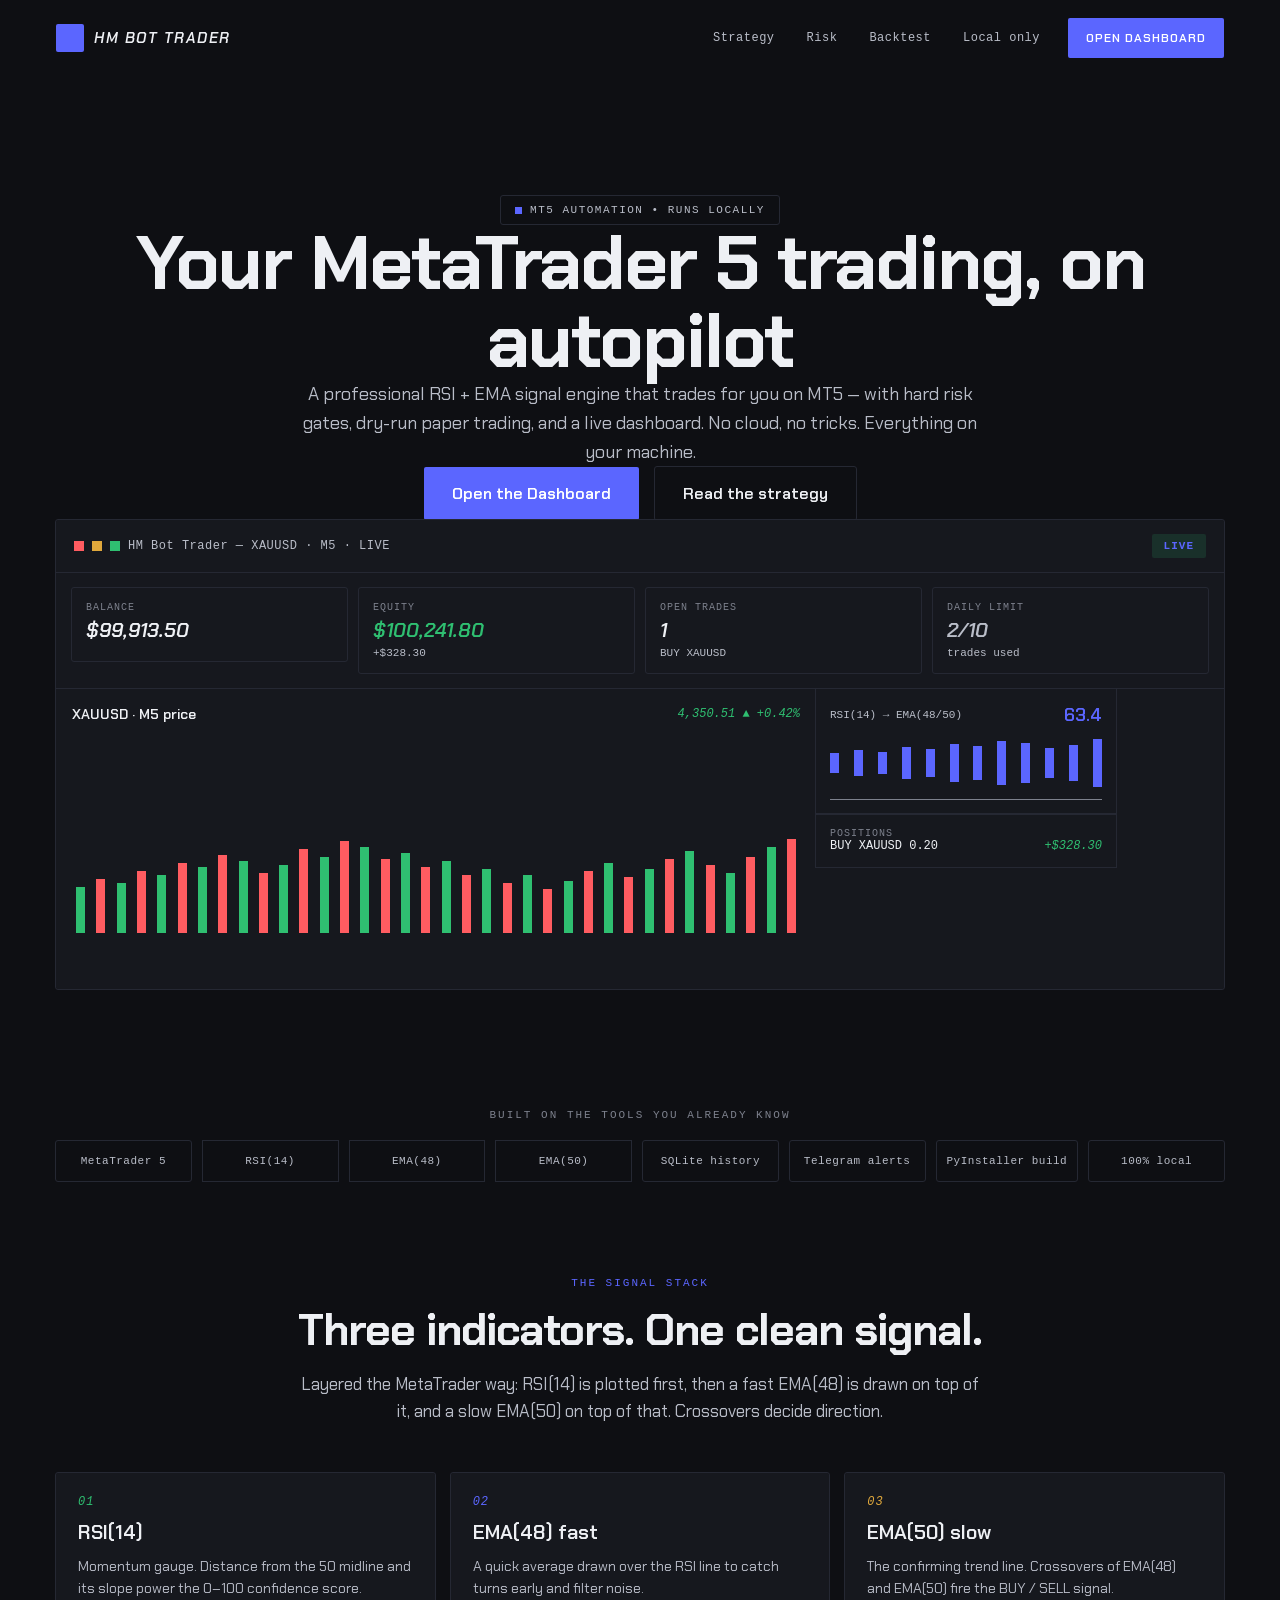
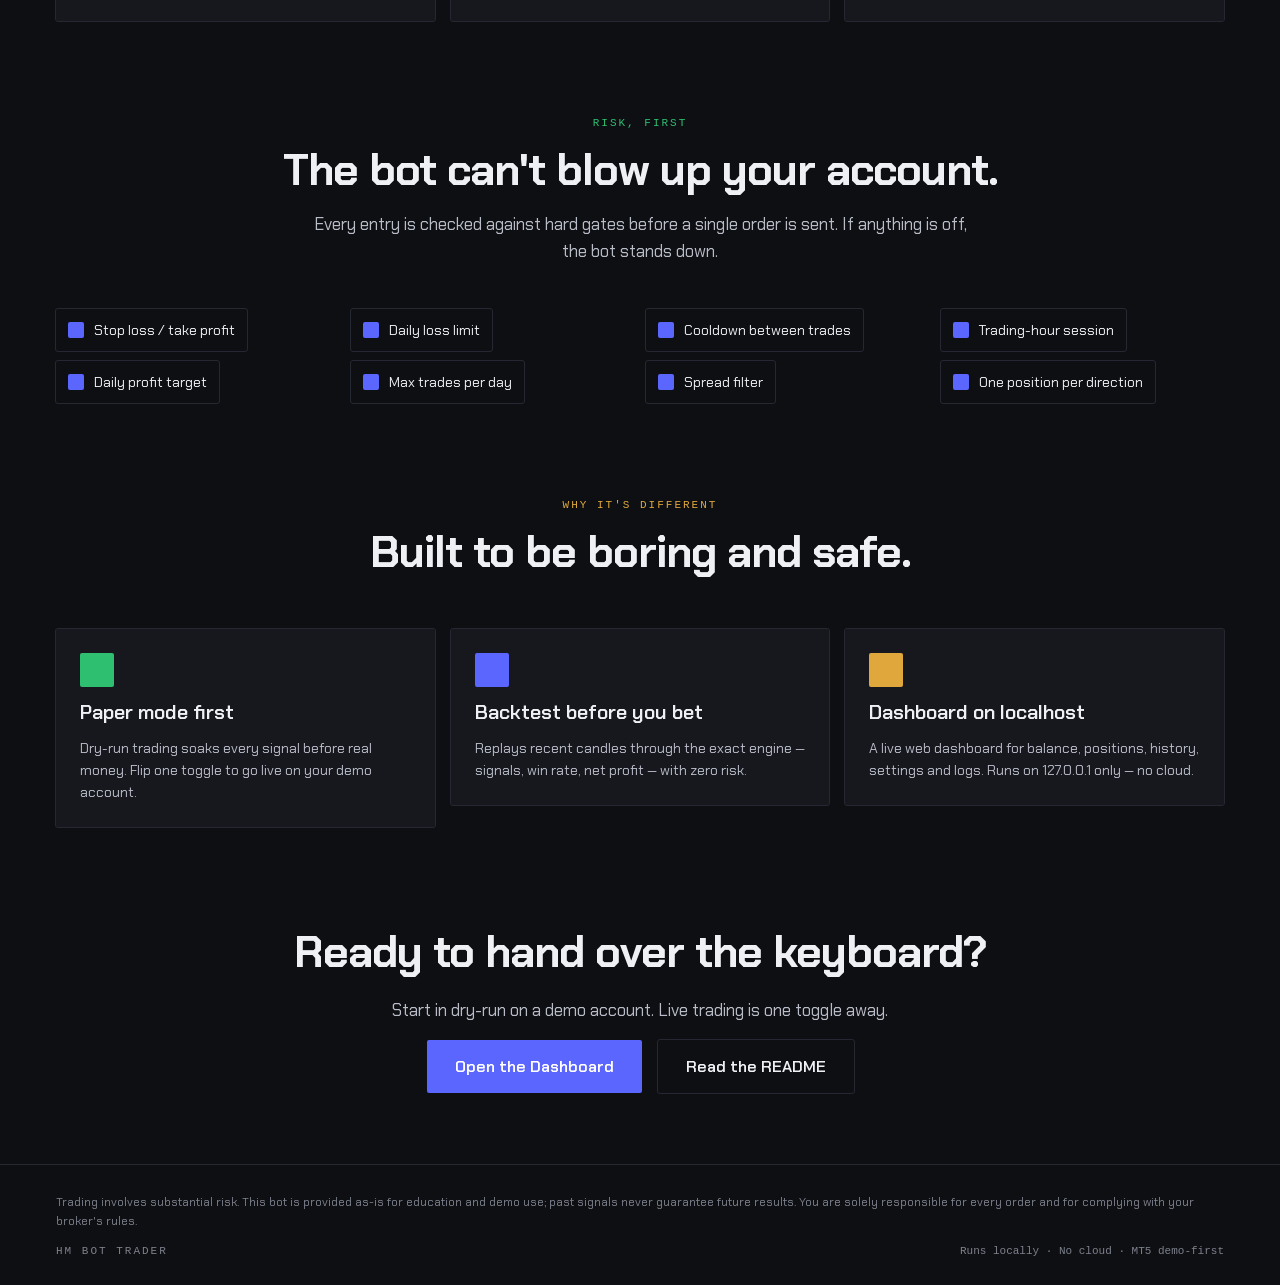
<file: homepage.html>
<!doctype html>
<html lang="en">
  <head>
    <meta charset="UTF-8" />
    <meta name="viewport" content="width=device-width, initial-scale=1.0" />
    <link rel="preconnect" href="https://fonts.googleapis.com" />
    <link rel="preconnect" href="https://fonts.gstatic.com" crossorigin />
    <link
      href="https://fonts.googleapis.com/css2?family=Chakra+Petch%3Aital%2Cwght%400%2C400%3B0%2C600%3B0%2C700%3B1%2C600&display=swap"
      rel="stylesheet"
    />

    <style>
      *, ::before, ::after {
        box-sizing: border-box;
      }

      body {
        margin: 0;
      }
    </style>
  </head>
  <body>
    <div
      data-pencil-name="Homepage"
      style="align-items: center; background-color: #0e0f13; box-sizing: border-box; display: flex; flex-direction: column; gap: 0px; height: fit-content; justify-content: flex-start; width: 100%"
    >
      <div
        data-pencil-name="Nav"
        style="align-items: center; box-sizing: border-box; display: flex; flex-direction: row; flex-shrink: 0; gap: 0px; height: fit-content; justify-content: space-between; padding: 18px 56px; width: 100%"
      >
        <div
          data-pencil-name="Brand"
          style="align-items: center; box-sizing: border-box; display: flex; flex-direction: row; flex-shrink: 0; gap: 10px; height: fit-content; justify-content: flex-start; width: fit-content"
        >
          <div
            data-pencil-name="Logo"
            style="align-items: center; background-color: #5b66ff; border-radius: 2px; box-sizing: border-box; display: flex; flex-direction: row; flex-shrink: 0; gap: 0px; height: 28px; justify-content: center; width: 28px"
          ></div>
          <div
            data-pencil-name="Brand name"
            style='box-sizing: border-box; color: #eef0f4; font-family: "Chakra Petch", system-ui, sans-serif; font-size: 15px; font-style: italic; font-weight: 600; letter-spacing: 1.5px; line-height: normal; text-align: left; white-space: nowrap'
          >
            HM BOT TRADER
          </div>
        </div>
        <div
          data-pencil-name="Nav right"
          style="align-items: center; box-sizing: border-box; display: flex; flex-direction: row; flex-shrink: 0; gap: 28px; height: fit-content; justify-content: flex-start; width: fit-content"
        >
          <div
            data-pencil-name="Nav links"
            style="align-items: flex-start; box-sizing: border-box; display: flex; flex-direction: row; flex-shrink: 0; gap: 32px; height: fit-content; justify-content: flex-start; width: fit-content"
          >
            <div
              data-pencil-name="Link Strategy"
              style='box-sizing: border-box; color: #b9bdc8; font-family: "Cascadia Code", Consolas, "Courier New", monospace; font-size: 12px; font-style: normal; font-weight: 400; letter-spacing: 0.5px; line-height: normal; text-align: left; white-space: nowrap'
            >
              Strategy
            </div>
            <div
              data-pencil-name="Link Risk"
              style='box-sizing: border-box; color: #b9bdc8; font-family: "Cascadia Code", Consolas, "Courier New", monospace; font-size: 12px; font-style: normal; font-weight: 400; letter-spacing: 0.5px; line-height: normal; text-align: left; white-space: nowrap'
            >
              Risk
            </div>
            <div
              data-pencil-name="Link Backtest"
              style='box-sizing: border-box; color: #b9bdc8; font-family: "Cascadia Code", Consolas, "Courier New", monospace; font-size: 12px; font-style: normal; font-weight: 400; letter-spacing: 0.5px; line-height: normal; text-align: left; white-space: nowrap'
            >
              Backtest
            </div>
            <div
              data-pencil-name="Link Local only"
              style='box-sizing: border-box; color: #b9bdc8; font-family: "Cascadia Code", Consolas, "Courier New", monospace; font-size: 12px; font-style: normal; font-weight: 400; letter-spacing: 0.5px; line-height: normal; text-align: left; white-space: nowrap'
            >
              Local only
            </div>
          </div>
          <div
            data-pencil-name="Nav CTA"
            style="align-items: center; background-color: #5b66ff; border-radius: 2px; box-sizing: border-box; display: flex; flex-direction: row; flex-shrink: 0; gap: 0px; height: fit-content; justify-content: flex-start; padding: 12px 18px; width: fit-content"
          >
            <div
              data-pencil-name="Nav CTA label"
              style='box-sizing: border-box; color: #ffffff; font-family: "Chakra Petch", system-ui, sans-serif; font-size: 12px; font-style: normal; font-weight: 600; letter-spacing: 1px; line-height: normal; text-align: left; white-space: nowrap'
            >
              OPEN DASHBOARD
            </div>
          </div>
        </div>
      </div>
      <div
        data-pencil-name="Hero"
        style="align-items: center; box-sizing: border-box; display: flex; flex-direction: column; flex-shrink: 0; gap: 0px; height: fit-content; justify-content: flex-start; padding: 120px 56px 64px 56px; width: 100%"
      >
        <div
          data-pencil-name="Badge"
          style="align-items: center; border-radius: 2px; box-sizing: border-box; display: flex; flex-direction: row; flex-shrink: 0; gap: 8px; height: fit-content; justify-content: flex-start; outline-offset: -0.5px; outline: 1px solid #252833; padding: 8px 14px; width: fit-content"
        >
          <div
            data-pencil-name="Badge dot"
            style="align-items: flex-start; background-color: #5b66ff; box-sizing: border-box; display: flex; flex-direction: row; flex-shrink: 0; gap: 0px; height: 7px; justify-content: flex-start; width: 7px"
          ></div>
          <div
            data-pencil-name="Badge label"
            style='box-sizing: border-box; color: #b9bdc8; font-family: "Cascadia Code", Consolas, "Courier New", monospace; font-size: 11px; font-style: normal; font-weight: 400; letter-spacing: 1.5px; line-height: normal; text-align: left; white-space: nowrap'
          >
            MT5 AUTOMATION • RUNS LOCALLY
          </div>
        </div>
        <div
          data-pencil-name="Headline"
          style='box-sizing: border-box; color: #eef0f4; font-family: "Chakra Petch", system-ui, sans-serif; font-size: 76px; font-style: normal; font-weight: 700; letter-spacing: -2px; line-height: 78px; text-align: center; width: 1040px'
        >
          Your MetaTrader 5 trading, on autopilot
        </div>
        <div
          data-pencil-name="Subhead"
          style='box-sizing: border-box; color: #b9bdc8; font-family: "Chakra Petch", system-ui, sans-serif; font-size: 18px; font-style: normal; font-weight: 400; letter-spacing: 0px; line-height: 29px; text-align: center; width: 700px'
        >
          A professional RSI + EMA signal engine that trades for you on MT5 — with hard risk gates,
          dry-run paper trading, and a live dashboard. No cloud, no tricks. Everything on your
          machine.
        </div>
        <div
          data-pencil-name="CTA row"
          style="align-items: center; box-sizing: border-box; display: flex; flex-direction: row; flex-shrink: 0; gap: 16px; height: fit-content; justify-content: flex-start; width: fit-content"
        >
          <div
            data-pencil-name="CTA primary"
            style="align-items: center; background-color: #5b66ff; border-radius: 2px; box-sizing: border-box; display: flex; flex-direction: row; flex-shrink: 0; gap: 0px; height: fit-content; justify-content: flex-start; padding: 16px 28px; width: fit-content"
          >
            <div
              data-pencil-name="CTA primary label"
              style='box-sizing: border-box; color: #ffffff; font-family: "Chakra Petch", system-ui, sans-serif; font-size: 16px; font-style: normal; font-weight: 600; letter-spacing: 0px; line-height: normal; text-align: left; white-space: nowrap'
            >
              Open the Dashboard
            </div>
          </div>
          <div
            data-pencil-name="CTA ghost"
            style="align-items: center; border-radius: 2px; box-sizing: border-box; display: flex; flex-direction: row; flex-shrink: 0; gap: 8px; height: fit-content; justify-content: flex-start; outline-offset: -0.5px; outline: 1px solid #252833; padding: 16px 28px; width: fit-content"
          >
            <div
              data-pencil-name="CTA ghost label"
              style='box-sizing: border-box; color: #eef0f4; font-family: "Chakra Petch", system-ui, sans-serif; font-size: 16px; font-style: normal; font-weight: 600; letter-spacing: 0px; line-height: normal; text-align: left; white-space: nowrap'
            >
              Read the strategy
            </div>
          </div>
        </div>
        <div
          data-pencil-name="Dashboard mockup"
          style="align-items: flex-start; background-color: #16181e; border-radius: 2px; box-sizing: border-box; display: flex; flex-direction: column; flex-shrink: 0; gap: 0px; height: fit-content; justify-content: flex-start; outline-offset: -0.5px; outline: 1px solid #252833; overflow: hidden; width: 100%"
        >
          <div
            data-pencil-name="Window bar"
            style="align-items: center; box-sizing: border-box; display: flex; flex-direction: row; flex-shrink: 0; gap: 0px; height: fit-content; justify-content: space-between; outline-offset: -0.5px; outline: 1px solid #252833; padding: 14px 18px; width: 100%"
          >
            <div
              data-pencil-name="Win left"
              style="align-items: center; box-sizing: border-box; display: flex; flex-direction: row; flex-shrink: 0; gap: 8px; height: fit-content; justify-content: flex-start; width: fit-content"
            >
              <div
                data-pencil-name="dot"
                style="align-items: flex-start; background-color: #ff5c61; box-sizing: border-box; display: flex; flex-direction: row; flex-shrink: 0; gap: 0px; height: 10px; justify-content: flex-start; width: 10px"
              ></div>
              <div
                data-pencil-name="dot"
                style="align-items: flex-start; background-color: #e0a83c; box-sizing: border-box; display: flex; flex-direction: row; flex-shrink: 0; gap: 0px; height: 10px; justify-content: flex-start; width: 10px"
              ></div>
              <div
                data-pencil-name="dot"
                style="align-items: flex-start; background-color: #2fbf71; box-sizing: border-box; display: flex; flex-direction: row; flex-shrink: 0; gap: 0px; height: 10px; justify-content: flex-start; width: 10px"
              ></div>
              <div
                data-pencil-name="Win title"
                style='box-sizing: border-box; color: #b9bdc8; font-family: "Cascadia Code", Consolas, "Courier New", monospace; font-size: 12px; font-style: normal; font-weight: 400; letter-spacing: 0.5px; line-height: normal; text-align: left; white-space: nowrap'
              >
                HM Bot Trader — XAUUSD · M5 · LIVE
              </div>
            </div>
            <div
              data-pencil-name="Live pill"
              style="align-items: center; background-color: #2fbf7124; border-radius: 2px; box-sizing: border-box; display: flex; flex-direction: row; flex-shrink: 0; gap: 6px; height: fit-content; justify-content: flex-start; padding: 6px 12px; width: fit-content"
            >
              <div
                data-pencil-name="Live label"
                style='box-sizing: border-box; color: #5b66ff; font-family: "Cascadia Code", Consolas, "Courier New", monospace; font-size: 11px; font-style: normal; font-weight: 600; letter-spacing: 1px; line-height: normal; text-align: left; white-space: nowrap'
              >
                LIVE
              </div>
            </div>
          </div>
          <div
            data-pencil-name="Stats row"
            style="align-items: flex-start; box-sizing: border-box; display: flex; flex-direction: row; flex-shrink: 0; gap: 12px; height: fit-content; justify-content: flex-start; padding: 16px; width: 100%"
          >
            <div
              data-pencil-name="Stat BALANCE"
              style="align-items: flex-start; background-color: #16181e; border-radius: 2px; box-sizing: border-box; display: flex; flex-direction: column; flex: 1 1 0; gap: 4px; height: fit-content; justify-content: flex-start; outline-offset: -0.5px; outline: 1px solid #252833; padding: 14px"
            >
              <div
                data-pencil-name="Stat label"
                style='box-sizing: border-box; color: #7d818d; font-family: "Cascadia Code", Consolas, "Courier New", monospace; font-size: 10px; font-style: normal; font-weight: 400; letter-spacing: 1px; line-height: normal; text-align: left; white-space: nowrap'
              >
                BALANCE
              </div>
              <div
                data-pencil-name="Stat value"
                style='box-sizing: border-box; color: #eef0f4; font-family: "Chakra Petch", system-ui, sans-serif; font-size: 20px; font-style: italic; font-weight: 600; letter-spacing: 0px; line-height: normal; text-align: left; white-space: nowrap'
              >
                $99,913.50
              </div>
              <div
                data-pencil-name="Stat sub"
                style='box-sizing: border-box; color: #b9bdc8; font-family: "Cascadia Code", Consolas, "Courier New", monospace; font-size: 11px; font-style: normal; font-weight: 400; letter-spacing: 0px; line-height: normal; text-align: left; white-space: nowrap'
              ></div>
            </div>
            <div
              data-pencil-name="Stat EQUITY"
              style="align-items: flex-start; background-color: #16181e; border-radius: 2px; box-sizing: border-box; display: flex; flex-direction: column; flex: 1 1 0; gap: 4px; height: fit-content; justify-content: flex-start; outline-offset: -0.5px; outline: 1px solid #252833; padding: 14px"
            >
              <div
                data-pencil-name="Stat label"
                style='box-sizing: border-box; color: #7d818d; font-family: "Cascadia Code", Consolas, "Courier New", monospace; font-size: 10px; font-style: normal; font-weight: 400; letter-spacing: 1px; line-height: normal; text-align: left; white-space: nowrap'
              >
                EQUITY
              </div>
              <div
                data-pencil-name="Stat value"
                style='box-sizing: border-box; color: #2fbf71; font-family: "Chakra Petch", system-ui, sans-serif; font-size: 20px; font-style: italic; font-weight: 600; letter-spacing: 0px; line-height: normal; text-align: left; white-space: nowrap'
              >
                $100,241.80
              </div>
              <div
                data-pencil-name="Stat sub"
                style='box-sizing: border-box; color: #b9bdc8; font-family: "Cascadia Code", Consolas, "Courier New", monospace; font-size: 11px; font-style: normal; font-weight: 400; letter-spacing: 0px; line-height: normal; text-align: left; white-space: nowrap'
              >
                +$328.30
              </div>
            </div>
            <div
              data-pencil-name="Stat OPEN TRADES"
              style="align-items: flex-start; background-color: #16181e; border-radius: 2px; box-sizing: border-box; display: flex; flex-direction: column; flex: 1 1 0; gap: 4px; height: fit-content; justify-content: flex-start; outline-offset: -0.5px; outline: 1px solid #252833; padding: 14px"
            >
              <div
                data-pencil-name="Stat label"
                style='box-sizing: border-box; color: #7d818d; font-family: "Cascadia Code", Consolas, "Courier New", monospace; font-size: 10px; font-style: normal; font-weight: 400; letter-spacing: 1px; line-height: normal; text-align: left; white-space: nowrap'
              >
                OPEN TRADES
              </div>
              <div
                data-pencil-name="Stat value"
                style='box-sizing: border-box; color: #eef0f4; font-family: "Chakra Petch", system-ui, sans-serif; font-size: 20px; font-style: italic; font-weight: 600; letter-spacing: 0px; line-height: normal; text-align: left; white-space: nowrap'
              >
                1
              </div>
              <div
                data-pencil-name="Stat sub"
                style='box-sizing: border-box; color: #b9bdc8; font-family: "Cascadia Code", Consolas, "Courier New", monospace; font-size: 11px; font-style: normal; font-weight: 400; letter-spacing: 0px; line-height: normal; text-align: left; white-space: nowrap'
              >
                BUY XAUUSD
              </div>
            </div>
            <div
              data-pencil-name="Stat DAILY LIMIT"
              style="align-items: flex-start; background-color: #16181e; border-radius: 2px; box-sizing: border-box; display: flex; flex-direction: column; flex: 1 1 0; gap: 4px; height: fit-content; justify-content: flex-start; outline-offset: -0.5px; outline: 1px solid #252833; padding: 14px"
            >
              <div
                data-pencil-name="Stat label"
                style='box-sizing: border-box; color: #7d818d; font-family: "Cascadia Code", Consolas, "Courier New", monospace; font-size: 10px; font-style: normal; font-weight: 400; letter-spacing: 1px; line-height: normal; text-align: left; white-space: nowrap'
              >
                DAILY LIMIT
              </div>
              <div
                data-pencil-name="Stat value"
                style='box-sizing: border-box; color: #b9bdc8; font-family: "Chakra Petch", system-ui, sans-serif; font-size: 20px; font-style: italic; font-weight: 600; letter-spacing: 0px; line-height: normal; text-align: left; white-space: nowrap'
              >
                2/10
              </div>
              <div
                data-pencil-name="Stat sub"
                style='box-sizing: border-box; color: #b9bdc8; font-family: "Cascadia Code", Consolas, "Courier New", monospace; font-size: 11px; font-style: normal; font-weight: 400; letter-spacing: 0px; line-height: normal; text-align: left; white-space: nowrap'
              >
                trades used
              </div>
            </div>
          </div>
          <div
            data-pencil-name="Mock body"
            style="align-items: flex-start; box-sizing: border-box; display: flex; flex-direction: row; flex-shrink: 0; gap: 0px; height: fit-content; justify-content: flex-start; outline-offset: -0.5px; outline: 1px solid #252833; width: 100%"
          >
            <div
              data-pencil-name="Chart panel"
              style="align-items: flex-start; box-sizing: border-box; display: flex; flex-direction: column; flex-shrink: 0; gap: 10px; height: 300px; justify-content: flex-start; outline-offset: -0.5px; outline: 1px solid #252833; padding: 16px; width: 760px"
            >
              <div
                data-pencil-name="Chart head"
                style="align-items: center; box-sizing: border-box; display: flex; flex-direction: row; flex-shrink: 0; gap: 0px; height: fit-content; justify-content: space-between; width: 100%"
              >
                <div
                  data-pencil-name="Chart title"
                  style='box-sizing: border-box; color: #eef0f4; font-family: "Chakra Petch", system-ui, sans-serif; font-size: 14px; font-style: normal; font-weight: 600; letter-spacing: 0px; line-height: normal; text-align: left; white-space: nowrap'
                >
                  XAUUSD · M5 price
                </div>
                <div
                  data-pencil-name="Chart price"
                  style='box-sizing: border-box; color: #2fbf71; font-family: "Cascadia Code", Consolas, "Courier New", monospace; font-size: 12px; font-style: italic; font-weight: 400; letter-spacing: 0px; line-height: normal; text-align: left; white-space: nowrap'
                >
                  4,350.51 ▲ +0.42%
                </div>
              </div>
              <div
                data-pencil-name="Chart area"
                style="align-items: flex-end; box-sizing: border-box; display: flex; flex-direction: row; flex-shrink: 0; gap: 0px; height: 200px; justify-content: space-between; padding: 8px 4px 0px 4px; width: 100%"
              >
                <div
                  data-pencil-name="Candle 0"
                  style="align-items: flex-start; background-color: #2fbf71; box-sizing: border-box; display: flex; flex-direction: row; flex-shrink: 0; gap: 0px; height: 46px; justify-content: flex-start; width: 9px"
                ></div>
                <div
                  data-pencil-name="Candle 1"
                  style="align-items: flex-start; background-color: #ff5c61; box-sizing: border-box; display: flex; flex-direction: row; flex-shrink: 0; gap: 0px; height: 54px; justify-content: flex-start; width: 9px"
                ></div>
                <div
                  data-pencil-name="Candle 2"
                  style="align-items: flex-start; background-color: #2fbf71; box-sizing: border-box; display: flex; flex-direction: row; flex-shrink: 0; gap: 0px; height: 50px; justify-content: flex-start; width: 9px"
                ></div>
                <div
                  data-pencil-name="Candle 3"
                  style="align-items: flex-start; background-color: #ff5c61; box-sizing: border-box; display: flex; flex-direction: row; flex-shrink: 0; gap: 0px; height: 62px; justify-content: flex-start; width: 9px"
                ></div>
                <div
                  data-pencil-name="Candle 4"
                  style="align-items: flex-start; background-color: #2fbf71; box-sizing: border-box; display: flex; flex-direction: row; flex-shrink: 0; gap: 0px; height: 58px; justify-content: flex-start; width: 9px"
                ></div>
                <div
                  data-pencil-name="Candle 5"
                  style="align-items: flex-start; background-color: #ff5c61; box-sizing: border-box; display: flex; flex-direction: row; flex-shrink: 0; gap: 0px; height: 70px; justify-content: flex-start; width: 9px"
                ></div>
                <div
                  data-pencil-name="Candle 6"
                  style="align-items: flex-start; background-color: #2fbf71; box-sizing: border-box; display: flex; flex-direction: row; flex-shrink: 0; gap: 0px; height: 66px; justify-content: flex-start; width: 9px"
                ></div>
                <div
                  data-pencil-name="Candle 7"
                  style="align-items: flex-start; background-color: #ff5c61; box-sizing: border-box; display: flex; flex-direction: row; flex-shrink: 0; gap: 0px; height: 78px; justify-content: flex-start; width: 9px"
                ></div>
                <div
                  data-pencil-name="Candle 8"
                  style="align-items: flex-start; background-color: #2fbf71; box-sizing: border-box; display: flex; flex-direction: row; flex-shrink: 0; gap: 0px; height: 72px; justify-content: flex-start; width: 9px"
                ></div>
                <div
                  data-pencil-name="Candle 9"
                  style="align-items: flex-start; background-color: #ff5c61; box-sizing: border-box; display: flex; flex-direction: row; flex-shrink: 0; gap: 0px; height: 60px; justify-content: flex-start; width: 9px"
                ></div>
                <div
                  data-pencil-name="Candle 10"
                  style="align-items: flex-start; background-color: #2fbf71; box-sizing: border-box; display: flex; flex-direction: row; flex-shrink: 0; gap: 0px; height: 68px; justify-content: flex-start; width: 9px"
                ></div>
                <div
                  data-pencil-name="Candle 11"
                  style="align-items: flex-start; background-color: #ff5c61; box-sizing: border-box; display: flex; flex-direction: row; flex-shrink: 0; gap: 0px; height: 84px; justify-content: flex-start; width: 9px"
                ></div>
                <div
                  data-pencil-name="Candle 12"
                  style="align-items: flex-start; background-color: #2fbf71; box-sizing: border-box; display: flex; flex-direction: row; flex-shrink: 0; gap: 0px; height: 76px; justify-content: flex-start; width: 9px"
                ></div>
                <div
                  data-pencil-name="Candle 13"
                  style="align-items: flex-start; background-color: #ff5c61; box-sizing: border-box; display: flex; flex-direction: row; flex-shrink: 0; gap: 0px; height: 92px; justify-content: flex-start; width: 9px"
                ></div>
                <div
                  data-pencil-name="Candle 14"
                  style="align-items: flex-start; background-color: #2fbf71; box-sizing: border-box; display: flex; flex-direction: row; flex-shrink: 0; gap: 0px; height: 86px; justify-content: flex-start; width: 9px"
                ></div>
                <div
                  data-pencil-name="Candle 15"
                  style="align-items: flex-start; background-color: #ff5c61; box-sizing: border-box; display: flex; flex-direction: row; flex-shrink: 0; gap: 0px; height: 74px; justify-content: flex-start; width: 9px"
                ></div>
                <div
                  data-pencil-name="Candle 16"
                  style="align-items: flex-start; background-color: #2fbf71; box-sizing: border-box; display: flex; flex-direction: row; flex-shrink: 0; gap: 0px; height: 80px; justify-content: flex-start; width: 9px"
                ></div>
                <div
                  data-pencil-name="Candle 17"
                  style="align-items: flex-start; background-color: #ff5c61; box-sizing: border-box; display: flex; flex-direction: row; flex-shrink: 0; gap: 0px; height: 66px; justify-content: flex-start; width: 9px"
                ></div>
                <div
                  data-pencil-name="Candle 18"
                  style="align-items: flex-start; background-color: #2fbf71; box-sizing: border-box; display: flex; flex-direction: row; flex-shrink: 0; gap: 0px; height: 72px; justify-content: flex-start; width: 9px"
                ></div>
                <div
                  data-pencil-name="Candle 19"
                  style="align-items: flex-start; background-color: #ff5c61; box-sizing: border-box; display: flex; flex-direction: row; flex-shrink: 0; gap: 0px; height: 58px; justify-content: flex-start; width: 9px"
                ></div>
                <div
                  data-pencil-name="Candle 20"
                  style="align-items: flex-start; background-color: #2fbf71; box-sizing: border-box; display: flex; flex-direction: row; flex-shrink: 0; gap: 0px; height: 64px; justify-content: flex-start; width: 9px"
                ></div>
                <div
                  data-pencil-name="Candle 21"
                  style="align-items: flex-start; background-color: #ff5c61; box-sizing: border-box; display: flex; flex-direction: row; flex-shrink: 0; gap: 0px; height: 50px; justify-content: flex-start; width: 9px"
                ></div>
                <div
                  data-pencil-name="Candle 22"
                  style="align-items: flex-start; background-color: #2fbf71; box-sizing: border-box; display: flex; flex-direction: row; flex-shrink: 0; gap: 0px; height: 58px; justify-content: flex-start; width: 9px"
                ></div>
                <div
                  data-pencil-name="Candle 23"
                  style="align-items: flex-start; background-color: #ff5c61; box-sizing: border-box; display: flex; flex-direction: row; flex-shrink: 0; gap: 0px; height: 44px; justify-content: flex-start; width: 9px"
                ></div>
                <div
                  data-pencil-name="Candle 24"
                  style="align-items: flex-start; background-color: #2fbf71; box-sizing: border-box; display: flex; flex-direction: row; flex-shrink: 0; gap: 0px; height: 52px; justify-content: flex-start; width: 9px"
                ></div>
                <div
                  data-pencil-name="Candle 25"
                  style="align-items: flex-start; background-color: #ff5c61; box-sizing: border-box; display: flex; flex-direction: row; flex-shrink: 0; gap: 0px; height: 62px; justify-content: flex-start; width: 9px"
                ></div>
                <div
                  data-pencil-name="Candle 26"
                  style="align-items: flex-start; background-color: #2fbf71; box-sizing: border-box; display: flex; flex-direction: row; flex-shrink: 0; gap: 0px; height: 70px; justify-content: flex-start; width: 9px"
                ></div>
                <div
                  data-pencil-name="Candle 27"
                  style="align-items: flex-start; background-color: #ff5c61; box-sizing: border-box; display: flex; flex-direction: row; flex-shrink: 0; gap: 0px; height: 56px; justify-content: flex-start; width: 9px"
                ></div>
                <div
                  data-pencil-name="Candle 28"
                  style="align-items: flex-start; background-color: #2fbf71; box-sizing: border-box; display: flex; flex-direction: row; flex-shrink: 0; gap: 0px; height: 64px; justify-content: flex-start; width: 9px"
                ></div>
                <div
                  data-pencil-name="Candle 29"
                  style="align-items: flex-start; background-color: #ff5c61; box-sizing: border-box; display: flex; flex-direction: row; flex-shrink: 0; gap: 0px; height: 74px; justify-content: flex-start; width: 9px"
                ></div>
                <div
                  data-pencil-name="Candle 30"
                  style="align-items: flex-start; background-color: #2fbf71; box-sizing: border-box; display: flex; flex-direction: row; flex-shrink: 0; gap: 0px; height: 82px; justify-content: flex-start; width: 9px"
                ></div>
                <div
                  data-pencil-name="Candle 31"
                  style="align-items: flex-start; background-color: #ff5c61; box-sizing: border-box; display: flex; flex-direction: row; flex-shrink: 0; gap: 0px; height: 68px; justify-content: flex-start; width: 9px"
                ></div>
                <div
                  data-pencil-name="Candle 32"
                  style="align-items: flex-start; background-color: #2fbf71; box-sizing: border-box; display: flex; flex-direction: row; flex-shrink: 0; gap: 0px; height: 60px; justify-content: flex-start; width: 9px"
                ></div>
                <div
                  data-pencil-name="Candle 33"
                  style="align-items: flex-start; background-color: #ff5c61; box-sizing: border-box; display: flex; flex-direction: row; flex-shrink: 0; gap: 0px; height: 76px; justify-content: flex-start; width: 9px"
                ></div>
                <div
                  data-pencil-name="Candle 34"
                  style="align-items: flex-start; background-color: #2fbf71; box-sizing: border-box; display: flex; flex-direction: row; flex-shrink: 0; gap: 0px; height: 86px; justify-content: flex-start; width: 9px"
                ></div>
                <div
                  data-pencil-name="Candle 35"
                  style="align-items: flex-start; background-color: #ff5c61; box-sizing: border-box; display: flex; flex-direction: row; flex-shrink: 0; gap: 0px; height: 94px; justify-content: flex-start; width: 9px"
                ></div>
              </div>
            </div>
            <div
              data-pencil-name="Right col"
              style="align-items: flex-start; background-color: #16181e; box-sizing: border-box; display: flex; flex-direction: column; flex-shrink: 0; gap: 0px; height: 300px; justify-content: flex-start; width: 300px"
            >
              <div
                data-pencil-name="RSI panel"
                style="align-items: flex-start; box-sizing: border-box; display: flex; flex-direction: column; flex-shrink: 0; gap: 8px; height: fit-content; justify-content: flex-start; outline-offset: -0.5px; outline: 1px solid #252833; padding: 14px; width: 100%"
              >
                <div
                  data-pencil-name="RSI head"
                  style="align-items: center; box-sizing: border-box; display: flex; flex-direction: row; flex-shrink: 0; gap: 0px; height: fit-content; justify-content: space-between; width: 100%"
                >
                  <div
                    data-pencil-name="RSI title"
                    style='box-sizing: border-box; color: #b9bdc8; font-family: "Cascadia Code", Consolas, "Courier New", monospace; font-size: 11px; font-style: normal; font-weight: 400; letter-spacing: 0px; line-height: normal; text-align: left; white-space: nowrap'
                  >
                    RSI(14) → EMA(48/50)
                  </div>
                  <div
                    data-pencil-name="RSI value"
                    style='box-sizing: border-box; color: #5b66ff; font-family: "Chakra Petch", system-ui, sans-serif; font-size: 18px; font-style: normal; font-weight: 600; letter-spacing: 0px; line-height: normal; text-align: left; white-space: nowrap'
                  >
                    63.4
                  </div>
                </div>
                <div
                  data-pencil-name="RSI area"
                  style="align-items: center; box-sizing: border-box; display: flex; flex-direction: row; flex-shrink: 0; gap: 0px; height: 56px; justify-content: space-between; width: 100%"
                >
                  <div
                    data-pencil-name="Rsi bar 0"
                    style="align-items: flex-start; background-color: #5b66ff; box-sizing: border-box; display: flex; flex-direction: row; flex-shrink: 0; gap: 0px; height: 20px; justify-content: flex-start; width: 9px"
                  ></div>
                  <div
                    data-pencil-name="Rsi bar 1"
                    style="align-items: flex-start; background-color: #5b66ff; box-sizing: border-box; display: flex; flex-direction: row; flex-shrink: 0; gap: 0px; height: 26px; justify-content: flex-start; width: 9px"
                  ></div>
                  <div
                    data-pencil-name="Rsi bar 2"
                    style="align-items: flex-start; background-color: #5b66ff; box-sizing: border-box; display: flex; flex-direction: row; flex-shrink: 0; gap: 0px; height: 22px; justify-content: flex-start; width: 9px"
                  ></div>
                  <div
                    data-pencil-name="Rsi bar 3"
                    style="align-items: flex-start; background-color: #5b66ff; box-sizing: border-box; display: flex; flex-direction: row; flex-shrink: 0; gap: 0px; height: 32px; justify-content: flex-start; width: 9px"
                  ></div>
                  <div
                    data-pencil-name="Rsi bar 4"
                    style="align-items: flex-start; background-color: #5b66ff; box-sizing: border-box; display: flex; flex-direction: row; flex-shrink: 0; gap: 0px; height: 28px; justify-content: flex-start; width: 9px"
                  ></div>
                  <div
                    data-pencil-name="Rsi bar 5"
                    style="align-items: flex-start; background-color: #5b66ff; box-sizing: border-box; display: flex; flex-direction: row; flex-shrink: 0; gap: 0px; height: 38px; justify-content: flex-start; width: 9px"
                  ></div>
                  <div
                    data-pencil-name="Rsi bar 6"
                    style="align-items: flex-start; background-color: #5b66ff; box-sizing: border-box; display: flex; flex-direction: row; flex-shrink: 0; gap: 0px; height: 34px; justify-content: flex-start; width: 9px"
                  ></div>
                  <div
                    data-pencil-name="Rsi bar 7"
                    style="align-items: flex-start; background-color: #5b66ff; box-sizing: border-box; display: flex; flex-direction: row; flex-shrink: 0; gap: 0px; height: 44px; justify-content: flex-start; width: 9px"
                  ></div>
                  <div
                    data-pencil-name="Rsi bar 8"
                    style="align-items: flex-start; background-color: #5b66ff; box-sizing: border-box; display: flex; flex-direction: row; flex-shrink: 0; gap: 0px; height: 40px; justify-content: flex-start; width: 9px"
                  ></div>
                  <div
                    data-pencil-name="Rsi bar 9"
                    style="align-items: flex-start; background-color: #5b66ff; box-sizing: border-box; display: flex; flex-direction: row; flex-shrink: 0; gap: 0px; height: 30px; justify-content: flex-start; width: 9px"
                  ></div>
                  <div
                    data-pencil-name="Rsi bar 10"
                    style="align-items: flex-start; background-color: #5b66ff; box-sizing: border-box; display: flex; flex-direction: row; flex-shrink: 0; gap: 0px; height: 36px; justify-content: flex-start; width: 9px"
                  ></div>
                  <div
                    data-pencil-name="Rsi bar 11"
                    style="align-items: flex-start; background-color: #5b66ff; box-sizing: border-box; display: flex; flex-direction: row; flex-shrink: 0; gap: 0px; height: 48px; justify-content: flex-start; width: 9px"
                  ></div>
                </div>
                <div
                  data-pencil-name="Midline"
                  style="align-items: flex-start; background-color: #7d818d; box-sizing: border-box; display: flex; flex-direction: row; flex-shrink: 0; gap: 0px; height: 1px; justify-content: flex-start; width: 100%"
                ></div>
              </div>
              <div
                data-pencil-name="Positions"
                style="align-items: flex-start; box-sizing: border-box; display: flex; flex-direction: column; flex-shrink: 0; gap: 0px; height: fit-content; justify-content: flex-start; outline-offset: -0.5px; outline: 1px solid #252833; padding: 14px; width: 100%"
              >
                <div
                  data-pencil-name="Pos title"
                  style='box-sizing: border-box; color: #7d818d; font-family: "Cascadia Code", Consolas, "Courier New", monospace; font-size: 10px; font-style: normal; font-weight: 400; letter-spacing: 1px; line-height: normal; text-align: left; white-space: nowrap'
                >
                  POSITIONS
                </div>
                <div
                  data-pencil-name="Pos row"
                  style="align-items: center; box-sizing: border-box; display: flex; flex-direction: row; flex-shrink: 0; gap: 0px; height: fit-content; justify-content: space-between; width: 100%"
                >
                  <div
                    data-pencil-name="Pos sym"
                    style='box-sizing: border-box; color: #eef0f4; font-family: "Cascadia Code", Consolas, "Courier New", monospace; font-size: 12px; font-style: normal; font-weight: 400; letter-spacing: 0px; line-height: normal; text-align: left; white-space: nowrap'
                  >
                    BUY XAUUSD 0.20
                  </div>
                  <div
                    data-pencil-name="Pos pl"
                    style='box-sizing: border-box; color: #2fbf71; font-family: "Cascadia Code", Consolas, "Courier New", monospace; font-size: 12px; font-style: italic; font-weight: 400; letter-spacing: 0px; line-height: normal; text-align: left; white-space: nowrap'
                  >
                    +$328.30
                  </div>
                </div>
              </div>
            </div>
          </div>
        </div>
      </div>
      <div
        data-pencil-name="Trust strip"
        style="align-items: center; box-sizing: border-box; display: flex; flex-direction: column; flex-shrink: 0; gap: 20px; height: fit-content; justify-content: flex-start; padding: 56px 56px 24px 56px; width: 100%"
      >
        <div
          data-pencil-name="Trust label"
          style='box-sizing: border-box; color: #7d818d; font-family: "Cascadia Code", Consolas, "Courier New", monospace; font-size: 11px; font-style: normal; font-weight: 400; letter-spacing: 2px; line-height: normal; text-align: left; white-space: nowrap'
        >
          BUILT ON THE TOOLS YOU ALREADY KNOW
        </div>
        <div
          data-pencil-name="Marks"
          style="align-items: flex-start; box-sizing: border-box; display: flex; flex-direction: row; flex-shrink: 0; gap: 12px; height: fit-content; justify-content: flex-start; width: 100%"
        >
          <div
            data-pencil-name="Mark MetaTrader 5"
            style="align-items: center; border-radius: 2px; box-sizing: border-box; display: flex; flex-direction: row; flex: 1 1 0; gap: 0px; height: fit-content; justify-content: center; outline-offset: -0.5px; outline: 1px solid #252833; padding: 14px 10px"
          >
            <div
              data-pencil-name="Label"
              style='box-sizing: border-box; color: #b9bdc8; font-family: "Cascadia Code", Consolas, "Courier New", monospace; font-size: 11px; font-style: normal; font-weight: 400; letter-spacing: 0.5px; line-height: normal; text-align: center; white-space: nowrap'
            >
              MetaTrader 5
            </div>
          </div>
          <div
            data-pencil-name="Mark RSI(14)"
            style="align-items: center; box-sizing: border-box; display: flex; flex-direction: row; flex: 1 1 0; gap: 0px; height: fit-content; justify-content: center; outline-offset: -0.5px; outline: 1px solid #252833; padding: 14px 10px"
          >
            <div
              data-pencil-name="Label"
              style='box-sizing: border-box; color: #b9bdc8; font-family: "Cascadia Code", Consolas, "Courier New", monospace; font-size: 11px; font-style: normal; font-weight: 400; letter-spacing: 0.5px; line-height: normal; text-align: center; white-space: nowrap'
            >
              RSI(14)
            </div>
          </div>
          <div
            data-pencil-name="Mark EMA(48)"
            style="align-items: center; box-sizing: border-box; display: flex; flex-direction: row; flex: 1 1 0; gap: 0px; height: fit-content; justify-content: center; outline-offset: -0.5px; outline: 1px solid #252833; padding: 14px 10px"
          >
            <div
              data-pencil-name="Label"
              style='box-sizing: border-box; color: #b9bdc8; font-family: "Cascadia Code", Consolas, "Courier New", monospace; font-size: 11px; font-style: normal; font-weight: 400; letter-spacing: 0.5px; line-height: normal; text-align: center; white-space: nowrap'
            >
              EMA(48)
            </div>
          </div>
          <div
            data-pencil-name="Mark EMA(50)"
            style="align-items: center; box-sizing: border-box; display: flex; flex-direction: row; flex: 1 1 0; gap: 0px; height: fit-content; justify-content: center; outline-offset: -0.5px; outline: 1px solid #252833; padding: 14px 10px"
          >
            <div
              data-pencil-name="Label"
              style='box-sizing: border-box; color: #b9bdc8; font-family: "Cascadia Code", Consolas, "Courier New", monospace; font-size: 11px; font-style: normal; font-weight: 400; letter-spacing: 0.5px; line-height: normal; text-align: center; white-space: nowrap'
            >
              EMA(50)
            </div>
          </div>
          <div
            data-pencil-name="Mark SQLite history"
            style="align-items: center; border-radius: 2px; box-sizing: border-box; display: flex; flex-direction: row; flex: 1 1 0; gap: 0px; height: fit-content; justify-content: center; outline-offset: -0.5px; outline: 1px solid #252833; padding: 14px 10px"
          >
            <div
              data-pencil-name="Label"
              style='box-sizing: border-box; color: #b9bdc8; font-family: "Cascadia Code", Consolas, "Courier New", monospace; font-size: 11px; font-style: normal; font-weight: 400; letter-spacing: 0.5px; line-height: normal; text-align: center; white-space: nowrap'
            >
              SQLite history
            </div>
          </div>
          <div
            data-pencil-name="Mark Telegram alerts"
            style="align-items: center; border-radius: 2px; box-sizing: border-box; display: flex; flex-direction: row; flex: 1 1 0; gap: 0px; height: fit-content; justify-content: center; outline-offset: -0.5px; outline: 1px solid #252833; padding: 14px 10px"
          >
            <div
              data-pencil-name="Label"
              style='box-sizing: border-box; color: #b9bdc8; font-family: "Cascadia Code", Consolas, "Courier New", monospace; font-size: 11px; font-style: normal; font-weight: 400; letter-spacing: 0.5px; line-height: normal; text-align: center; white-space: nowrap'
            >
              Telegram alerts
            </div>
          </div>
          <div
            data-pencil-name="Mark PyInstaller build"
            style="align-items: center; border-radius: 2px; box-sizing: border-box; display: flex; flex-direction: row; flex: 1 1 0; gap: 0px; height: fit-content; justify-content: center; outline-offset: -0.5px; outline: 1px solid #252833; padding: 14px 10px"
          >
            <div
              data-pencil-name="Label"
              style='box-sizing: border-box; color: #b9bdc8; font-family: "Cascadia Code", Consolas, "Courier New", monospace; font-size: 11px; font-style: normal; font-weight: 400; letter-spacing: 0.5px; line-height: normal; text-align: center; white-space: nowrap'
            >
              PyInstaller build
            </div>
          </div>
          <div
            data-pencil-name="Mark 100% local"
            style="align-items: center; border-radius: 2px; box-sizing: border-box; display: flex; flex-direction: row; flex: 1 1 0; gap: 0px; height: fit-content; justify-content: center; outline-offset: -0.5px; outline: 1px solid #252833; padding: 14px 10px"
          >
            <div
              data-pencil-name="Label"
              style='box-sizing: border-box; color: #b9bdc8; font-family: "Cascadia Code", Consolas, "Courier New", monospace; font-size: 11px; font-style: normal; font-weight: 400; letter-spacing: 0.5px; line-height: normal; text-align: center; white-space: nowrap'
            >
              100% local
            </div>
          </div>
        </div>
      </div>
      <div
        data-pencil-name="Strategy section"
        style="align-items: center; box-sizing: border-box; display: flex; flex-direction: column; flex-shrink: 0; gap: 12px; height: fit-content; justify-content: flex-start; padding: 72px 56px 24px 56px; width: 100%"
      >
        <div
          data-pencil-name="Section tag"
          style='box-sizing: border-box; color: #5b66ff; font-family: "Cascadia Code", Consolas, "Courier New", monospace; font-size: 11px; font-style: normal; font-weight: 400; letter-spacing: 2px; line-height: normal; text-align: left; white-space: nowrap'
        >
          THE SIGNAL STACK
        </div>
        <div
          data-pencil-name="Section title"
          style='box-sizing: border-box; color: #eef0f4; font-family: "Chakra Petch", system-ui, sans-serif; font-size: 44px; font-style: normal; font-weight: 700; letter-spacing: -1px; line-height: normal; text-align: center; width: 900px'
        >
          Three indicators. One clean signal.
        </div>
        <div
          data-pencil-name="Section sub"
          style='box-sizing: border-box; color: #b9bdc8; font-family: "Chakra Petch", system-ui, sans-serif; font-size: 17px; font-style: normal; font-weight: 400; letter-spacing: 0px; line-height: 27px; text-align: center; width: 680px'
        >
          Layered the MetaTrader way: RSI(14) is plotted first, then a fast EMA(48) is drawn on top
          of it, and a slow EMA(50) on top of that. Crossovers decide direction.
        </div>
        <div
          data-pencil-name="Steps"
          style="align-items: flex-start; box-sizing: border-box; display: flex; flex-direction: row; flex-shrink: 0; gap: 16px; height: fit-content; justify-content: flex-start; padding: 36px 0px 0px 0px; width: 100%"
        >
          <div
            data-pencil-name="Step 01"
            style="align-items: flex-start; background-color: #16181e; border-radius: 2px; box-sizing: border-box; display: flex; flex-direction: column; flex: 1 1 0; gap: 10px; height: fit-content; justify-content: flex-start; outline-offset: -0.5px; outline: 1px solid #252833; padding: 22px"
          >
            <div
              data-pencil-name="Step num"
              style='box-sizing: border-box; color: #2fbf71; font-family: "Cascadia Code", Consolas, "Courier New", monospace; font-size: 12px; font-style: italic; font-weight: 400; letter-spacing: 1px; line-height: normal; text-align: left; white-space: nowrap'
            >
              01
            </div>
            <div
              data-pencil-name="Step title"
              style='box-sizing: border-box; color: #eef0f4; font-family: "Chakra Petch", system-ui, sans-serif; font-size: 20px; font-style: normal; font-weight: 600; letter-spacing: 0px; line-height: normal; text-align: left; white-space: nowrap'
            >
              RSI(14)
            </div>
            <div
              data-pencil-name="Step desc"
              style='box-sizing: border-box; color: #b9bdc8; font-family: "Chakra Petch", system-ui, sans-serif; font-size: 14px; font-style: normal; font-weight: 400; letter-spacing: 0px; line-height: 22px; text-align: left; width: 100%'
            >
              Momentum gauge. Distance from the 50 midline and its slope power the 0–100 confidence
              score.
            </div>
          </div>
          <div
            data-pencil-name="Step 02"
            style="align-items: flex-start; background-color: #16181e; border-radius: 2px; box-sizing: border-box; display: flex; flex-direction: column; flex: 1 1 0; gap: 10px; height: fit-content; justify-content: flex-start; outline-offset: -0.5px; outline: 1px solid #252833; padding: 22px"
          >
            <div
              data-pencil-name="Step num"
              style='box-sizing: border-box; color: #5b66ff; font-family: "Cascadia Code", Consolas, "Courier New", monospace; font-size: 12px; font-style: italic; font-weight: 400; letter-spacing: 1px; line-height: normal; text-align: left; white-space: nowrap'
            >
              02
            </div>
            <div
              data-pencil-name="Step title"
              style='box-sizing: border-box; color: #eef0f4; font-family: "Chakra Petch", system-ui, sans-serif; font-size: 20px; font-style: normal; font-weight: 600; letter-spacing: 0px; line-height: normal; text-align: left; white-space: nowrap'
            >
              EMA(48) fast
            </div>
            <div
              data-pencil-name="Step desc"
              style='box-sizing: border-box; color: #b9bdc8; font-family: "Chakra Petch", system-ui, sans-serif; font-size: 14px; font-style: normal; font-weight: 400; letter-spacing: 0px; line-height: 22px; text-align: left; width: 100%'
            >
              A quick average drawn over the RSI line to catch turns early and filter noise.
            </div>
          </div>
          <div
            data-pencil-name="Step 03"
            style="align-items: flex-start; background-color: #16181e; border-radius: 2px; box-sizing: border-box; display: flex; flex-direction: column; flex: 1 1 0; gap: 10px; height: fit-content; justify-content: flex-start; outline-offset: -0.5px; outline: 1px solid #252833; padding: 22px"
          >
            <div
              data-pencil-name="Step num"
              style='box-sizing: border-box; color: #e0a83c; font-family: "Cascadia Code", Consolas, "Courier New", monospace; font-size: 12px; font-style: italic; font-weight: 400; letter-spacing: 1px; line-height: normal; text-align: left; white-space: nowrap'
            >
              03
            </div>
            <div
              data-pencil-name="Step title"
              style='box-sizing: border-box; color: #eef0f4; font-family: "Chakra Petch", system-ui, sans-serif; font-size: 20px; font-style: normal; font-weight: 600; letter-spacing: 0px; line-height: normal; text-align: left; white-space: nowrap'
            >
              EMA(50) slow
            </div>
            <div
              data-pencil-name="Step desc"
              style='box-sizing: border-box; color: #b9bdc8; font-family: "Chakra Petch", system-ui, sans-serif; font-size: 14px; font-style: normal; font-weight: 400; letter-spacing: 0px; line-height: 22px; text-align: left; width: 100%'
            >
              The confirming trend line. Crossovers of EMA(48) and EMA(50) fire the BUY / SELL
              signal.
            </div>
          </div>
        </div>
      </div>
      <div
        data-pencil-name="Risk section"
        style="align-items: center; box-sizing: border-box; display: flex; flex-direction: column; flex-shrink: 0; gap: 12px; height: fit-content; justify-content: flex-start; padding: 72px 56px 24px 56px; width: 100%"
      >
        <div
          data-pencil-name="Risk tag"
          style='box-sizing: border-box; color: #2fbf71; font-family: "Cascadia Code", Consolas, "Courier New", monospace; font-size: 11px; font-style: normal; font-weight: 400; letter-spacing: 2px; line-height: normal; text-align: left; white-space: nowrap'
        >
          RISK, FIRST
        </div>
        <div
          data-pencil-name="Risk title"
          style='box-sizing: border-box; color: #eef0f4; font-family: "Chakra Petch", system-ui, sans-serif; font-size: 44px; font-style: normal; font-weight: 700; letter-spacing: -1px; line-height: normal; text-align: center; width: 900px'
        >
          The bot can't blow up your account.
        </div>
        <div
          data-pencil-name="Risk sub"
          style='box-sizing: border-box; color: #b9bdc8; font-family: "Chakra Petch", system-ui, sans-serif; font-size: 17px; font-style: normal; font-weight: 400; letter-spacing: 0px; line-height: 27px; text-align: center; width: 680px'
        >
          Every entry is checked against hard gates before a single order is sent. If anything is
          off, the bot stands down.
        </div>
        <div
          data-pencil-name="Gates grid"
          style="align-items: flex-start; box-sizing: border-box; display: flex; flex-direction: row; flex-shrink: 0; gap: 12px; height: fit-content; justify-content: flex-start; padding: 32px 0px 0px 0px; width: 100%"
        >
          <div
            data-pencil-name="Gate col 0"
            style="align-items: flex-start; box-sizing: border-box; display: flex; flex-direction: column; flex: 1 1 0; gap: 10px; height: fit-content; justify-content: flex-start"
          >
            <div
              data-pencil-name="Gate"
              style="align-items: center; border-radius: 2px; box-sizing: border-box; display: flex; flex-direction: row; flex-shrink: 0; gap: 10px; height: fit-content; justify-content: flex-start; outline-offset: -0.5px; outline: 1px solid #252833; padding: 12px; width: fit-content"
            >
              <div
                data-pencil-name="Gate check"
                style="align-items: center; background-color: #5b66ff; border-radius: 2px; box-sizing: border-box; display: flex; flex-direction: row; flex-shrink: 0; gap: 0px; height: 16px; justify-content: center; width: 16px"
              ></div>
              <div
                data-pencil-name="Gate label"
                style='box-sizing: border-box; color: #eef0f4; font-family: "Chakra Petch", system-ui, sans-serif; font-size: 14px; font-style: normal; font-weight: 400; letter-spacing: 0px; line-height: normal; text-align: left; white-space: nowrap'
              >
                Stop loss / take profit
              </div>
            </div>
            <div
              data-pencil-name="Gate"
              style="align-items: center; border-radius: 2px; box-sizing: border-box; display: flex; flex-direction: row; flex-shrink: 0; gap: 10px; height: fit-content; justify-content: flex-start; outline-offset: -0.5px; outline: 1px solid #252833; padding: 12px; width: fit-content"
            >
              <div
                data-pencil-name="Gate check"
                style="align-items: center; background-color: #5b66ff; border-radius: 2px; box-sizing: border-box; display: flex; flex-direction: row; flex-shrink: 0; gap: 0px; height: 16px; justify-content: center; width: 16px"
              ></div>
              <div
                data-pencil-name="Gate label"
                style='box-sizing: border-box; color: #eef0f4; font-family: "Chakra Petch", system-ui, sans-serif; font-size: 14px; font-style: normal; font-weight: 400; letter-spacing: 0px; line-height: normal; text-align: left; white-space: nowrap'
              >
                Daily profit target
              </div>
            </div>
          </div>
          <div
            data-pencil-name="Gate col 1"
            style="align-items: flex-start; box-sizing: border-box; display: flex; flex-direction: column; flex: 1 1 0; gap: 10px; height: fit-content; justify-content: flex-start"
          >
            <div
              data-pencil-name="Gate"
              style="align-items: center; border-radius: 2px; box-sizing: border-box; display: flex; flex-direction: row; flex-shrink: 0; gap: 10px; height: fit-content; justify-content: flex-start; outline-offset: -0.5px; outline: 1px solid #252833; padding: 12px; width: fit-content"
            >
              <div
                data-pencil-name="Gate check"
                style="align-items: center; background-color: #5b66ff; border-radius: 2px; box-sizing: border-box; display: flex; flex-direction: row; flex-shrink: 0; gap: 0px; height: 16px; justify-content: center; width: 16px"
              ></div>
              <div
                data-pencil-name="Gate label"
                style='box-sizing: border-box; color: #eef0f4; font-family: "Chakra Petch", system-ui, sans-serif; font-size: 14px; font-style: normal; font-weight: 400; letter-spacing: 0px; line-height: normal; text-align: left; white-space: nowrap'
              >
                Daily loss limit
              </div>
            </div>
            <div
              data-pencil-name="Gate"
              style="align-items: center; border-radius: 2px; box-sizing: border-box; display: flex; flex-direction: row; flex-shrink: 0; gap: 10px; height: fit-content; justify-content: flex-start; outline-offset: -0.5px; outline: 1px solid #252833; padding: 12px; width: fit-content"
            >
              <div
                data-pencil-name="Gate check"
                style="align-items: center; background-color: #5b66ff; border-radius: 2px; box-sizing: border-box; display: flex; flex-direction: row; flex-shrink: 0; gap: 0px; height: 16px; justify-content: center; width: 16px"
              ></div>
              <div
                data-pencil-name="Gate label"
                style='box-sizing: border-box; color: #eef0f4; font-family: "Chakra Petch", system-ui, sans-serif; font-size: 14px; font-style: normal; font-weight: 400; letter-spacing: 0px; line-height: normal; text-align: left; white-space: nowrap'
              >
                Max trades per day
              </div>
            </div>
          </div>
          <div
            data-pencil-name="Gate col 2"
            style="align-items: flex-start; box-sizing: border-box; display: flex; flex-direction: column; flex: 1 1 0; gap: 10px; height: fit-content; justify-content: flex-start"
          >
            <div
              data-pencil-name="Gate"
              style="align-items: center; border-radius: 2px; box-sizing: border-box; display: flex; flex-direction: row; flex-shrink: 0; gap: 10px; height: fit-content; justify-content: flex-start; outline-offset: -0.5px; outline: 1px solid #252833; padding: 12px; width: fit-content"
            >
              <div
                data-pencil-name="Gate check"
                style="align-items: center; background-color: #5b66ff; border-radius: 2px; box-sizing: border-box; display: flex; flex-direction: row; flex-shrink: 0; gap: 0px; height: 16px; justify-content: center; width: 16px"
              ></div>
              <div
                data-pencil-name="Gate label"
                style='box-sizing: border-box; color: #eef0f4; font-family: "Chakra Petch", system-ui, sans-serif; font-size: 14px; font-style: normal; font-weight: 400; letter-spacing: 0px; line-height: normal; text-align: left; white-space: nowrap'
              >
                Cooldown between trades
              </div>
            </div>
            <div
              data-pencil-name="Gate"
              style="align-items: center; border-radius: 2px; box-sizing: border-box; display: flex; flex-direction: row; flex-shrink: 0; gap: 10px; height: fit-content; justify-content: flex-start; outline-offset: -0.5px; outline: 1px solid #252833; padding: 12px; width: fit-content"
            >
              <div
                data-pencil-name="Gate check"
                style="align-items: center; background-color: #5b66ff; border-radius: 2px; box-sizing: border-box; display: flex; flex-direction: row; flex-shrink: 0; gap: 0px; height: 16px; justify-content: center; width: 16px"
              ></div>
              <div
                data-pencil-name="Gate label"
                style='box-sizing: border-box; color: #eef0f4; font-family: "Chakra Petch", system-ui, sans-serif; font-size: 14px; font-style: normal; font-weight: 400; letter-spacing: 0px; line-height: normal; text-align: left; white-space: nowrap'
              >
                Spread filter
              </div>
            </div>
          </div>
          <div
            data-pencil-name="Gate col 3"
            style="align-items: flex-start; box-sizing: border-box; display: flex; flex-direction: column; flex: 1 1 0; gap: 10px; height: fit-content; justify-content: flex-start"
          >
            <div
              data-pencil-name="Gate"
              style="align-items: center; border-radius: 2px; box-sizing: border-box; display: flex; flex-direction: row; flex-shrink: 0; gap: 10px; height: fit-content; justify-content: flex-start; outline-offset: -0.5px; outline: 1px solid #252833; padding: 12px; width: fit-content"
            >
              <div
                data-pencil-name="Gate check"
                style="align-items: center; background-color: #5b66ff; border-radius: 2px; box-sizing: border-box; display: flex; flex-direction: row; flex-shrink: 0; gap: 0px; height: 16px; justify-content: center; width: 16px"
              ></div>
              <div
                data-pencil-name="Gate label"
                style='box-sizing: border-box; color: #eef0f4; font-family: "Chakra Petch", system-ui, sans-serif; font-size: 14px; font-style: normal; font-weight: 400; letter-spacing: 0px; line-height: normal; text-align: left; white-space: nowrap'
              >
                Trading-hour session
              </div>
            </div>
            <div
              data-pencil-name="Gate"
              style="align-items: center; border-radius: 2px; box-sizing: border-box; display: flex; flex-direction: row; flex-shrink: 0; gap: 10px; height: fit-content; justify-content: flex-start; outline-offset: -0.5px; outline: 1px solid #252833; padding: 12px; width: fit-content"
            >
              <div
                data-pencil-name="Gate check"
                style="align-items: center; background-color: #5b66ff; border-radius: 2px; box-sizing: border-box; display: flex; flex-direction: row; flex-shrink: 0; gap: 0px; height: 16px; justify-content: center; width: 16px"
              ></div>
              <div
                data-pencil-name="Gate label"
                style='box-sizing: border-box; color: #eef0f4; font-family: "Chakra Petch", system-ui, sans-serif; font-size: 14px; font-style: normal; font-weight: 400; letter-spacing: 0px; line-height: normal; text-align: left; white-space: nowrap'
              >
                One position per direction
              </div>
            </div>
          </div>
        </div>
      </div>
      <div
        data-pencil-name="Features"
        style="align-items: center; box-sizing: border-box; display: flex; flex-direction: column; flex-shrink: 0; gap: 12px; height: fit-content; justify-content: flex-start; padding: 72px 56px 24px 56px; width: 100%"
      >
        <div
          data-pencil-name="Feat tag"
          style='box-sizing: border-box; color: #e0a83c; font-family: "Cascadia Code", Consolas, "Courier New", monospace; font-size: 11px; font-style: normal; font-weight: 400; letter-spacing: 2px; line-height: normal; text-align: left; white-space: nowrap'
        >
          WHY IT'S DIFFERENT
        </div>
        <div
          data-pencil-name="Feat title"
          style='box-sizing: border-box; color: #eef0f4; font-family: "Chakra Petch", system-ui, sans-serif; font-size: 44px; font-style: normal; font-weight: 700; letter-spacing: -1px; line-height: normal; text-align: center; width: 900px'
        >
          Built to be boring and safe.
        </div>
        <div
          data-pencil-name="Feat row"
          style="align-items: flex-start; box-sizing: border-box; display: flex; flex-direction: row; flex-shrink: 0; gap: 16px; height: fit-content; justify-content: flex-start; padding: 36px 0px 0px 0px; width: 100%"
        >
          <div
            data-pencil-name="Feat card"
            style="align-items: flex-start; background-color: #16181e; border-radius: 2px; box-sizing: border-box; display: flex; flex-direction: column; flex: 1 1 0; gap: 12px; height: fit-content; justify-content: flex-start; outline-offset: -0.5px; outline: 1px solid #252833; padding: 24px"
          >
            <div
              data-pencil-name="Feat icon"
              style="align-items: center; background-color: #2fbf71; border-radius: 2px; box-sizing: border-box; display: flex; flex-direction: row; flex-shrink: 0; gap: 0px; height: 34px; justify-content: center; width: 34px"
            ></div>
            <div
              data-pencil-name="Feat title"
              style='box-sizing: border-box; color: #eef0f4; font-family: "Chakra Petch", system-ui, sans-serif; font-size: 20px; font-style: normal; font-weight: 600; letter-spacing: 0px; line-height: normal; text-align: left; white-space: nowrap'
            >
              Paper mode first
            </div>
            <div
              data-pencil-name="Feat desc"
              style='box-sizing: border-box; color: #b9bdc8; font-family: "Chakra Petch", system-ui, sans-serif; font-size: 14px; font-style: normal; font-weight: 400; letter-spacing: 0px; line-height: 22px; text-align: left; width: 100%'
            >
              Dry-run trading soaks every signal before real money. Flip one toggle to go live on
              your demo account.
            </div>
          </div>
          <div
            data-pencil-name="Feat card"
            style="align-items: flex-start; background-color: #16181e; border-radius: 2px; box-sizing: border-box; display: flex; flex-direction: column; flex: 1 1 0; gap: 12px; height: fit-content; justify-content: flex-start; outline-offset: -0.5px; outline: 1px solid #252833; padding: 24px"
          >
            <div
              data-pencil-name="Feat icon"
              style="align-items: center; background-color: #5b66ff; border-radius: 2px; box-sizing: border-box; display: flex; flex-direction: row; flex-shrink: 0; gap: 0px; height: 34px; justify-content: center; width: 34px"
            ></div>
            <div
              data-pencil-name="Feat title"
              style='box-sizing: border-box; color: #eef0f4; font-family: "Chakra Petch", system-ui, sans-serif; font-size: 20px; font-style: normal; font-weight: 600; letter-spacing: 0px; line-height: normal; text-align: left; white-space: nowrap'
            >
              Backtest before you bet
            </div>
            <div
              data-pencil-name="Feat desc"
              style='box-sizing: border-box; color: #b9bdc8; font-family: "Chakra Petch", system-ui, sans-serif; font-size: 14px; font-style: normal; font-weight: 400; letter-spacing: 0px; line-height: 22px; text-align: left; width: 100%'
            >
              Replays recent candles through the exact engine — signals, win rate, net profit — with
              zero risk.
            </div>
          </div>
          <div
            data-pencil-name="Feat card"
            style="align-items: flex-start; background-color: #16181e; border-radius: 2px; box-sizing: border-box; display: flex; flex-direction: column; flex: 1 1 0; gap: 12px; height: fit-content; justify-content: flex-start; outline-offset: -0.5px; outline: 1px solid #252833; padding: 24px"
          >
            <div
              data-pencil-name="Feat icon"
              style="align-items: center; background-color: #e0a83c; border-radius: 2px; box-sizing: border-box; display: flex; flex-direction: row; flex-shrink: 0; gap: 0px; height: 34px; justify-content: center; width: 34px"
            ></div>
            <div
              data-pencil-name="Feat title"
              style='box-sizing: border-box; color: #eef0f4; font-family: "Chakra Petch", system-ui, sans-serif; font-size: 20px; font-style: normal; font-weight: 600; letter-spacing: 0px; line-height: normal; text-align: left; white-space: nowrap'
            >
              Dashboard on localhost
            </div>
            <div
              data-pencil-name="Feat desc"
              style='box-sizing: border-box; color: #b9bdc8; font-family: "Chakra Petch", system-ui, sans-serif; font-size: 14px; font-style: normal; font-weight: 400; letter-spacing: 0px; line-height: 22px; text-align: left; width: 100%'
            >
              A live web dashboard for balance, positions, history, settings and logs. Runs on
              127.0.0.1 only — no cloud.
            </div>
          </div>
        </div>
      </div>
      <div
        data-pencil-name="CTA zone"
        style="align-items: center; box-sizing: border-box; display: flex; flex-direction: column; flex-shrink: 0; gap: 16px; height: fit-content; justify-content: flex-start; padding: 72px 56px; width: 100%"
      >
        <div
          data-pencil-name="CTA title"
          style='box-sizing: border-box; color: #eef0f4; font-family: "Chakra Petch", system-ui, sans-serif; font-size: 44px; font-style: normal; font-weight: 700; letter-spacing: -1px; line-height: normal; text-align: center; width: 900px'
        >
          Ready to hand over the keyboard?
        </div>
        <div
          data-pencil-name="CTA sub"
          style='box-sizing: border-box; color: #b9bdc8; font-family: "Chakra Petch", system-ui, sans-serif; font-size: 17px; font-style: normal; font-weight: 400; letter-spacing: 0px; line-height: 27px; text-align: center; width: 600px'
        >
          Start in dry-run on a demo account. Live trading is one toggle away.
        </div>
        <div
          data-pencil-name="CTA row 2"
          style="align-items: center; box-sizing: border-box; display: flex; flex-direction: row; flex-shrink: 0; gap: 16px; height: fit-content; justify-content: flex-start; width: fit-content"
        >
          <div
            data-pencil-name="CTA primary 2"
            style="align-items: center; background-color: #5b66ff; border-radius: 2px; box-sizing: border-box; display: flex; flex-direction: row; flex-shrink: 0; gap: 0px; height: fit-content; justify-content: flex-start; padding: 16px 28px; width: fit-content"
          >
            <div
              data-pencil-name="CTA label 2"
              style='box-sizing: border-box; color: #ffffff; font-family: "Chakra Petch", system-ui, sans-serif; font-size: 16px; font-style: normal; font-weight: 600; letter-spacing: 0px; line-height: normal; text-align: left; white-space: nowrap'
            >
              Open the Dashboard
            </div>
          </div>
          <div
            data-pencil-name="CTA ghost 2"
            style="align-items: center; border-radius: 2px; box-sizing: border-box; display: flex; flex-direction: row; flex-shrink: 0; gap: 0px; height: fit-content; justify-content: flex-start; outline-offset: -0.5px; outline: 1px solid #252833; padding: 16px 28px; width: fit-content"
          >
            <div
              data-pencil-name="CTA label ghost 2"
              style='box-sizing: border-box; color: #eef0f4; font-family: "Chakra Petch", system-ui, sans-serif; font-size: 16px; font-style: normal; font-weight: 600; letter-spacing: 0px; line-height: normal; text-align: left; white-space: nowrap'
            >
              Read the README
            </div>
          </div>
        </div>
      </div>
      <div
        data-pencil-name="Footer"
        style="align-items: flex-start; box-sizing: border-box; display: flex; flex-direction: column; flex-shrink: 0; gap: 14px; height: fit-content; justify-content: flex-start; outline-offset: -0.5px; outline: 1px solid #252833; padding: 28px 56px; width: 100%"
      >
        <div
          data-pencil-name="Disclaimer"
          style='box-sizing: border-box; color: #7d818d; font-family: "Chakra Petch", system-ui, sans-serif; font-size: 12px; font-style: normal; font-weight: 400; letter-spacing: 0px; line-height: 19px; text-align: left; width: 100%'
        >
          Trading involves substantial risk. This bot is provided as-is for education and demo use;
          past signals never guarantee future results. You are solely responsible for every order
          and for complying with your broker's rules.
        </div>
        <div
          data-pencil-name="Foot row"
          style="align-items: center; box-sizing: border-box; display: flex; flex-direction: row; flex-shrink: 0; gap: 0px; height: fit-content; justify-content: space-between; width: 100%"
        >
          <div
            data-pencil-name="Foot brand"
            style='box-sizing: border-box; color: #7d818d; font-family: "Cascadia Code", Consolas, "Courier New", monospace; font-size: 11px; font-style: normal; font-weight: 400; letter-spacing: 2px; line-height: normal; text-align: left; white-space: nowrap'
          >
            HM BOT TRADER
          </div>
          <div
            data-pencil-name="Foot copy"
            style='box-sizing: border-box; color: #7d818d; font-family: "Cascadia Code", Consolas, "Courier New", monospace; font-size: 11px; font-style: normal; font-weight: 400; letter-spacing: 0px; line-height: normal; text-align: left; white-space: nowrap'
          >
            Runs locally · No cloud · MT5 demo-first
          </div>
        </div>
      </div>
    </div>
    <script>
      var openDashboard = function () {
        location.href = location.protocol === "file:" ? "index.html" : "/app";
      };
      var scrollTo = function (name) {
        var el = document.querySelector('[data-pencil-name="' + name + '"]');
        if (el) el.scrollIntoView({ behavior: "smooth", block: "start" });
      };
      var bind = function (name, fn) {
        var el = document.querySelector('[data-pencil-name="' + name + '"]');
        if (el) {
          el.style.cursor = "pointer";
          el.addEventListener("click", function (e) {
            e.stopPropagation();
            fn();
          });
        }
      };
      bind("Nav CTA", openDashboard);
      bind("CTA primary", openDashboard);
      bind("CTA primary 2", openDashboard);
      bind("CTA ghost", function () { scrollTo("Strategy section"); });
      bind("CTA ghost 2", function () { scrollTo("Strategy section"); });
      bind("Link Strategy", function () { scrollTo("Strategy section"); });
      bind("Link Risk", function () { scrollTo("Risk section"); });
      bind("Link Backtest", function () { scrollTo("Features"); });
      bind("Link Local only", function () { scrollTo("Trust strip"); });
    </script>
  </body>
</html>
</file>
